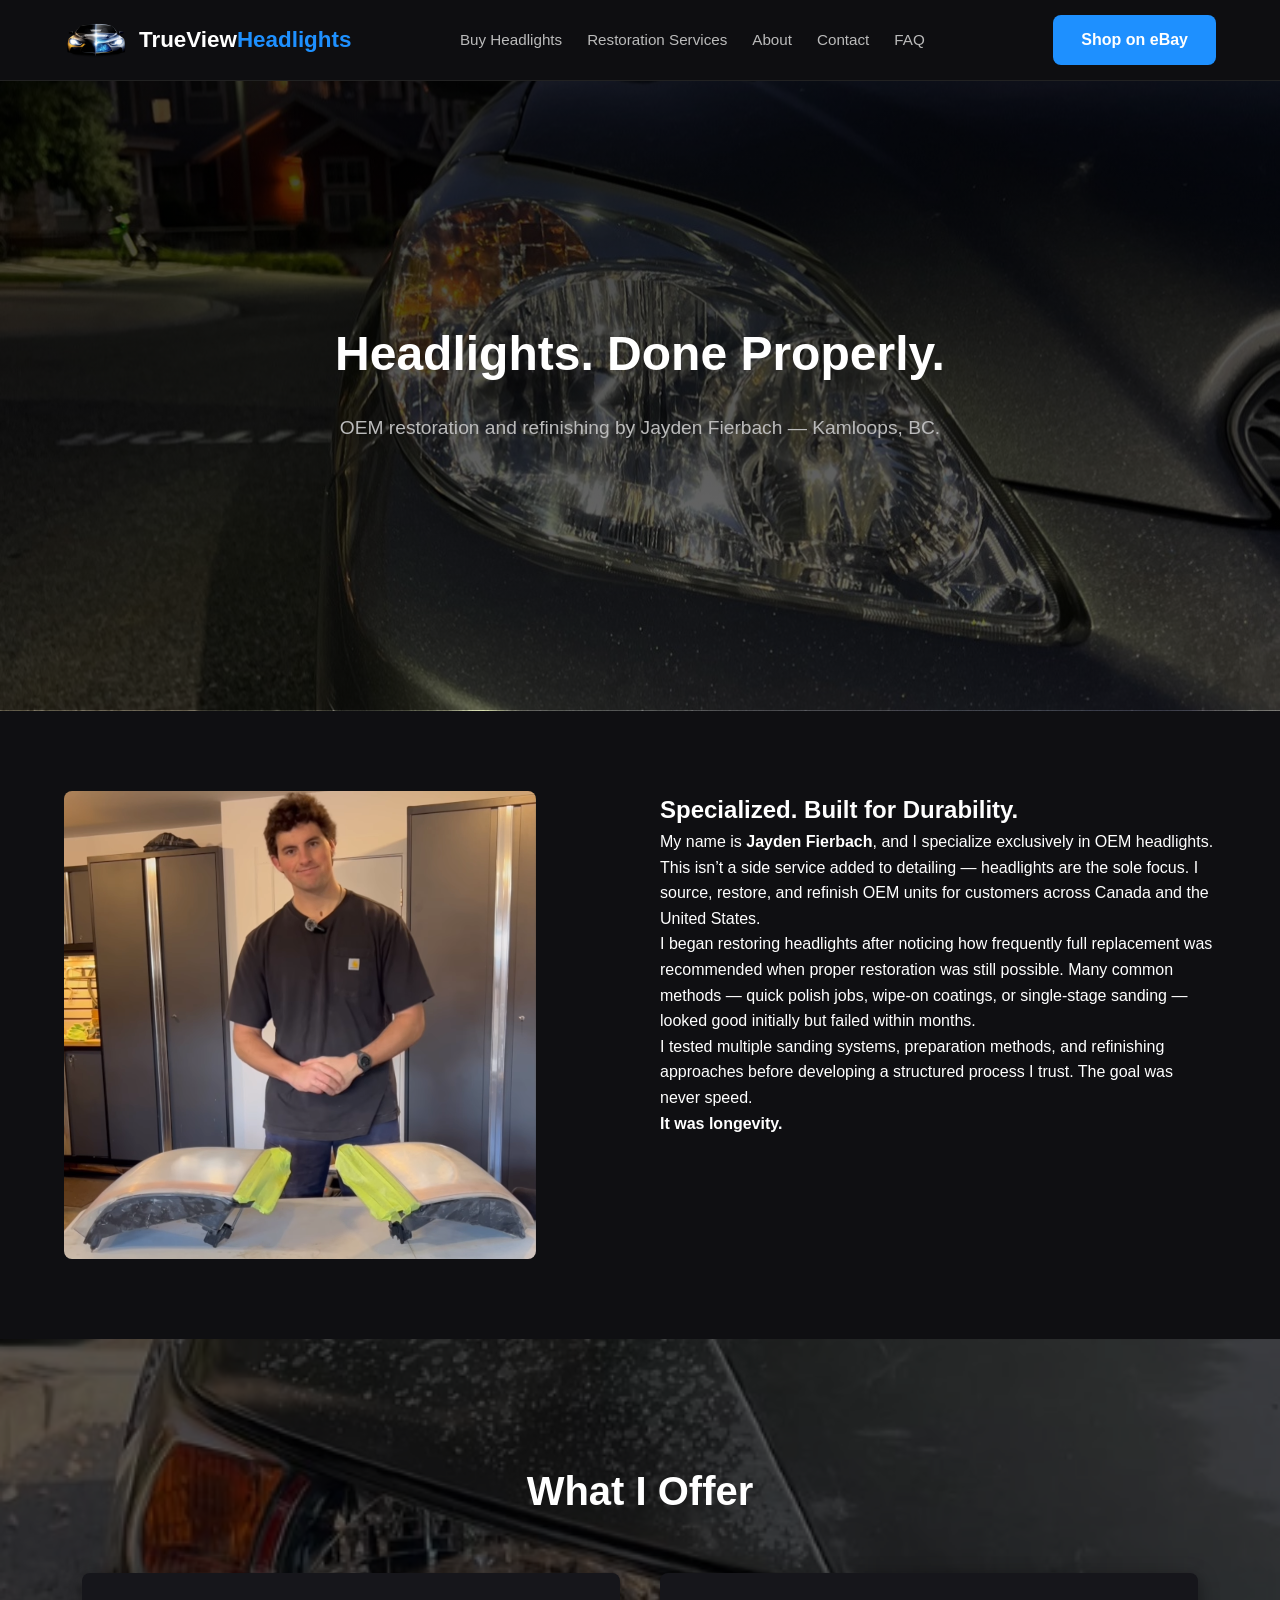
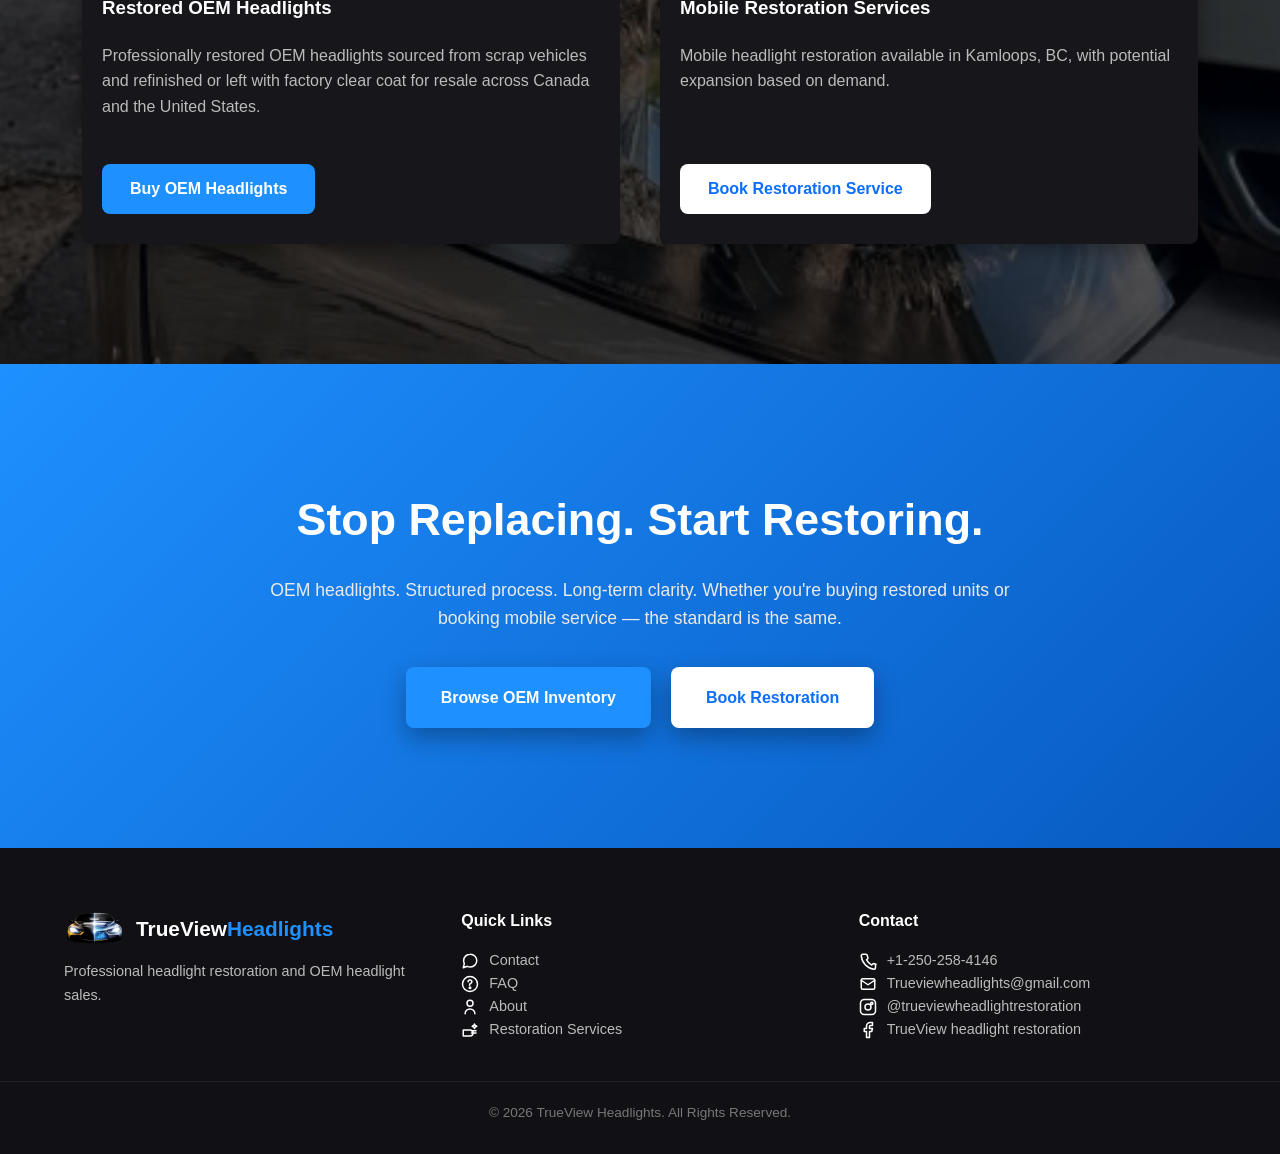
<file: about.html>
<!DOCTYPE html>
<html lang="en">
<head>
  <meta charset="UTF-8">
  <meta name="viewport" content="width=device-width, initial-scale=1.0">
  <title>About TrueView Headlight Restoration</title>
  <link rel="stylesheet" href="styles.css">
  <script defer src="script.js"></script>
</head>
<body>

<!-- HEADER -->
<header class="header">
  <div class="container nav-container">

    <!-- LOGO GROUP -->
    <a href="index.html" class="logo-group">
      <img src="photos/TrueView-logo.png" alt="TrueView Headlights Logo" class="logo-img">
      <span class="logo-text">TrueView<span>Headlights</span></span>
    </a>

    <nav class="nav" id="nav">
      <a href="shop.html">Buy Headlights</a>
      <a href="services.html">Restoration Services</a>
      <a href="about.html">About</a>
      <a href="contact.html">Contact</a>
      <a href="faq.html">FAQ</a>
    </nav>

    <a href="https://ebay.us/m/krH9xW" target="_blank" class="btn btn-primary desktop-cta">Shop on eBay</a>

    <div class="hamburger" id="hamburger">
      <span></span><span></span><span></span>
    </div>

  </div>
</header>

<!-- HERO (UNCHANGED) -->
<section class="hero about-hero">
  <div class="hero-overlay"></div>
  <div class="container hero-content fade-in">
    <h1>Headlights. Done Properly.</h1>
    <p>OEM restoration and refinishing by Jayden Fierbach — Kamloops, BC.</p>
  </div>
</section>

<!-- COMBINED IDENTITY + ORIGIN -->
<section class="section">
  <div class="container grid-2">

    <!-- IMAGE SIDE -->
    <div class="fade-in">
      <img src="photos/jayden.png"
           alt="Jayden Fierbach - Headlight Specialist"
           style="border-radius:8px;">
    </div>

    <!-- TEXT SIDE -->
    <div class="fade-in">
      <h2>Specialized. Built for Durability.</h2>

      <p>
        My name is <strong>Jayden Fierbach</strong>, and I specialize exclusively in OEM headlights.
        This isn’t a side service added to detailing — headlights are the sole focus.
        I source, restore, and refinish OEM units for customers across Canada and the United States.
      </p>

      <p>
        I began restoring headlights after noticing how frequently full replacement
        was recommended when proper restoration was still possible.
        Many common methods — quick polish jobs, wipe-on coatings,
        or single-stage sanding — looked good initially but failed within months.
      </p>

      <p>
        I tested multiple sanding systems, preparation methods,
        and refinishing approaches before developing a structured process I trust.
        The goal was never speed.
      </p>

      <p style="font-weight:600;">
        It was longevity.
      </p>
    </div>

  </div>
</section>

<!-- WHAT I OFFER -->
<section class="offer-section">
  <div class="container">

    <h2 class="section-title">What I Offer</h2>

    <div class="grid-2">

      <div class="card fade-in">
        <h3>Restored OEM Headlights</h3>
        <p>
          Professionally restored OEM headlights sourced from scrap vehicles
          and refinished or left with factory clear coat for resale across Canada and the United States.
        </p>

        <div class="card-btn">
          <a href="shop.html" class="btn btn-primary">
            Buy OEM Headlights
          </a>
        </div>
      </div>

      <div class="card fade-in">
        <h3>Mobile Restoration Services</h3>
        <p>
          Mobile headlight restoration available in Kamloops, BC,
          with potential expansion based on demand.
        </p>

        <div class="card-btn">
          <a href="services.html" class="btn btn-secondary">
            Book Restoration Service
          </a>
        </div>
      </div>

    </div>

  </div>
</section>

<!-- STRONG CTA -->
<section id="book-now" class="cta-banner">
  <div class="container cta-content fade-in">
    <h2>Stop Replacing. Start Restoring.</h2>
    <p>
      OEM headlights. Structured process. Long-term clarity.
      Whether you're buying restored units or booking mobile service —
      the standard is the same.
    </p>

    <div class="cta-buttons">
      <a href="shop.html" class="btn btn-primary btn-large">
        Browse OEM Inventory
      </a>
      <a href="services.html" class="btn btn-secondary btn-large">
        Book Restoration
      </a>
    </div>
  </div>
</section>

<!-- FOOTER -->
<footer class="footer">
  <div class="container footer-grid">

    <!-- COLUMN 1 -->
    <div class="footer-col">
<a href="index.html" class="footer-logo">
  <img src="photos/TrueView-logo.png" alt="TrueView Headlights Logo" class="footer-logo-img">
  <span class="footer-logo-text">TrueView<span>Headlights</span></span>
</a>
      <p>Professional headlight restoration and OEM headlight sales.</p>
    </div>

    <!-- COLUMN 2 -->
    <div class="footer-col">
      <h4>Quick Links</h4>

      <!-- CONTACT -->
      <p>
        <svg class="icon" viewBox="0 0 24 24" fill="none"
             stroke="white" stroke-width="2"
             stroke-linecap="round" stroke-linejoin="round">
          <path d="M21 11.5a8.5 8.5 0 01-8.5 8.5 8.38 8.38 0 01-4-.9L3 21l1.4-5.5a8.38 8.38 0 01-.9-4A8.5 8.5 0 0112 3a8.5 8.5 0 019 8.5z"/>
        </svg>
        <a href="contact.html">Contact</a>
      </p>

      <!-- FAQ -->
      <p>
        <svg class="icon" viewBox="0 0 24 24" fill="none"
             stroke="white" stroke-width="2"
             stroke-linecap="round" stroke-linejoin="round">
          <circle cx="12" cy="12" r="10"/>
          <path d="M9.5 9a2.5 2.5 0 115 0c0 1.5-1.5 2-2.2 2.6-.5.4-.8.9-.8 1.9"/>
          <circle cx="12" cy="17" r="1"/>
        </svg>
        <a href="faq.html">FAQ</a>
      </p>

      <!-- ABOUT -->
      <p>
        <svg class="icon" viewBox="0 0 24 24" fill="none"
             stroke="white" stroke-width="2"
             stroke-linecap="round" stroke-linejoin="round">
          <circle cx="12" cy="7" r="4"/>
          <path d="M5.5 21a6.5 6.5 0 0113 0"/>
        </svg>
        <a href="about.html">About</a>
      </p>

<!-- RESTORATION SERVICES -->
<p>
  <svg class="icon" viewBox="0 0 24 24" fill="none"
       stroke="white" stroke-width="2"
       stroke-linecap="round" stroke-linejoin="round">

    <!-- Headlight -->
    <path d="M3 12h9a4 4 0 010 8H3z"/>

    <!-- Light beams -->
    <line x1="14" y1="13" x2="20" y2="13"/>
    <line x1="14" y1="16" x2="20" y2="16"/>

    <!-- Shine sparkle -->
    <path d="M18 4l1 2 2 1-2 1-1 2-1-2-2-1 2-1z"/>

  </svg>
  <a href="services.html">Restoration Services</a>
</p>
</div>

    <!-- COLUMN 3 -->
    <div class="footer-col">
      <h4>Contact</h4>

      <!-- PHONE -->
      <p>
        <svg class="icon" viewBox="0 0 24 24" fill="none"
             stroke="white" stroke-width="2"
             stroke-linecap="round" stroke-linejoin="round">
          <path d="M22 16.92V21a2 2 0 01-2.18 2A19.79 19.79 0 013 5.18 
                   2 2 0 015 3h4.09a2 2 0 012 1.72
                   c.12.81.37 1.6.72 2.34
                   a2 2 0 01-.45 2.18l-1.27 1.27
                   a16 16 0 006.88 6.88l1.27-1.27
                   a2 2 0 012.18-.45
                   c.74.35 1.53.6 2.34.72
                   A2 2 0 0122 16.92z"/>
        </svg>
        <a href="tel:+12502584146">+1-250-258-4146</a>
      </p>

      <!-- EMAIL -->
      <p>
        <svg class="icon" viewBox="0 0 24 24" fill="none"
             stroke="white" stroke-width="2"
             stroke-linecap="round" stroke-linejoin="round">
          <rect x="3" y="5" width="18" height="14" rx="2"/>
          <path d="M3 7l9 6 9-6"/>
        </svg>
        <a href="mailto:Trueviewheadlights@gmail.com">Trueviewheadlights@gmail.com</a>
      </p>

      <!-- INSTAGRAM -->
      <p>
        <svg class="icon" viewBox="0 0 24 24" fill="none"
             stroke="white" stroke-width="2"
             stroke-linecap="round" stroke-linejoin="round">
          <rect x="2" y="2" width="20" height="20" rx="5"/>
          <circle cx="12" cy="12" r="4"/>
          <circle cx="17" cy="7" r="1.5"/>
        </svg>
        <a href="https://www.instagram.com/trueviewheadlightrestoration/" target="_blank" rel="noopener">
          @trueviewheadlightrestoration
        </a>
      </p>

      <!-- FACEBOOK -->
      <p>
        <svg class="icon" viewBox="0 0 24 24" fill="none"
             stroke="white" stroke-width="2"
             stroke-linecap="round" stroke-linejoin="round">
          <path d="M18 2h-3a5 5 0 00-5 5v3H7v4h3v8h4v-8h3l1-4h-4V7a1 1 0 011-1h3z"/>
        </svg>
        <a href="https://www.facebook.com/jayden.fierbach.2025" target="_blank" rel="noopener">
          TrueView headlight restoration
        </a>
      </p>
    </div>

  </div>

  <div class="copyright">
    © 2026 TrueView Headlights. All Rights Reserved.
  </div>
</footer>

</body>
</html>
</file>
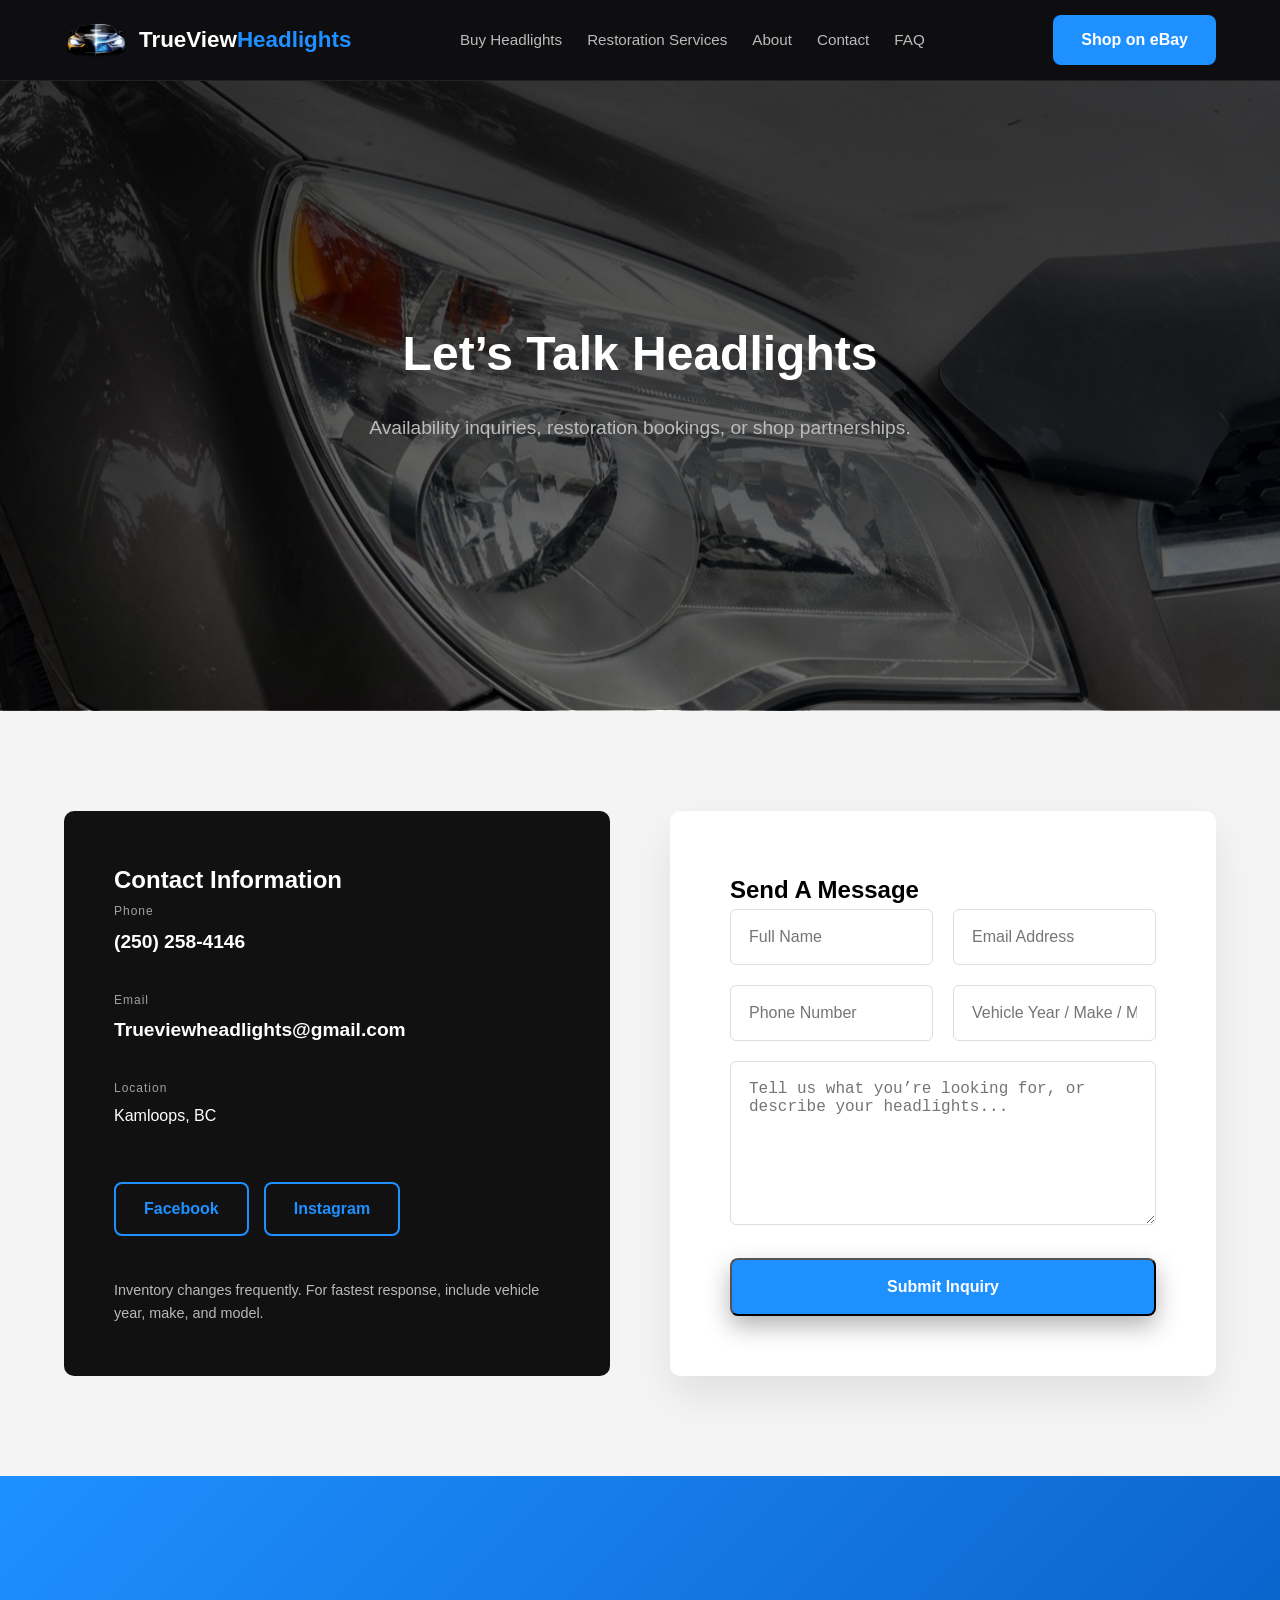
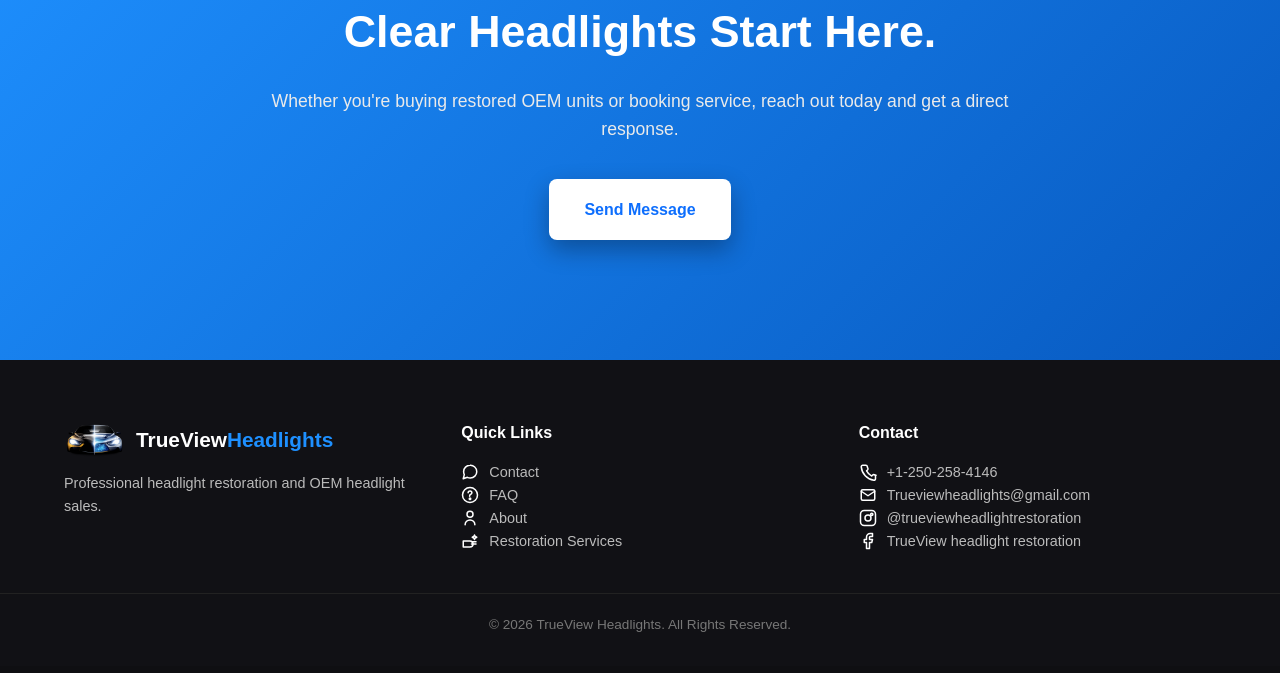
<file: contact.html>
<!DOCTYPE html>
<html lang="en">
<head>
  <meta charset="UTF-8">
  <meta name="viewport" content="width=device-width, initial-scale=1.0">
  <title>Contact TrueView Headlight Restoration</title>
  <link rel="stylesheet" href="styles.css">
  <script defer src="script.js"></script>
</head>
<body>

<!-- HEADER -->
<header class="header">
  <div class="container nav-container">

    <!-- LOGO GROUP -->
    <a href="index.html" class="logo-group">
      <img src="photos/TrueView-logo.png" alt="TrueView Headlights Logo" class="logo-img">
      <span class="logo-text">TrueView<span>Headlights</span></span>
    </a>

    <nav class="nav" id="nav">
      <a href="shop.html">Buy Headlights</a>
      <a href="services.html">Restoration Services</a>
      <a href="about.html">About</a>
      <a href="contact.html">Contact</a>
      <a href="faq.html">FAQ</a>
    </nav>

    <a href="https://ebay.us/m/krH9xW" target="_blank" class="btn btn-primary desktop-cta">Shop on eBay</a>

    <div class="hamburger" id="hamburger">
      <span></span><span></span><span></span>
    </div>

  </div>
</header>

<!-- HERO -->
<section class="hero contact-hero">
  <div class="hero-overlay"></div>
  <div class="container hero-content fade-in">
    <h1>Let’s Talk Headlights</h1>
    <p>Availability inquiries, restoration bookings, or shop partnerships.</p>
  </div>
</section>



<!-- CONTACT SECTION -->
<section class="section contact-enhanced">
  <div class="container grid-2 contact-grid">

    <!-- LEFT: CONTACT PANEL -->
    <div class="contact-panel fade-in">

      <h2>Contact Information</h2>

      <div class="contact-block">
        <span class="contact-label">Phone</span>
        <a href="tel:+12502584146" class="contact-link">(250) 258-4146</a>
      </div>

      <div class="contact-block">
        <span class="contact-label">Email</span>
        <a href="Trueviewheadlights@gmail.com" class="contact-link">
          Trueviewheadlights@gmail.com
        </a>
      </div>

      <div class="contact-block">
        <span class="contact-label">Location</span>
        <p>Kamloops, BC</p>
      </div>

      <div class="social-buttons">
        <a href="https://www.facebook.com/jayden.fierbach.2025" target="_blank" class="btn btn-outline">
          Facebook
        </a>
        <a href="https://www.instagram.com/trueviewheadlightrestoration/" target="_blank" class="btn btn-outline">
          Instagram
        </a>
      </div>

      <div class="contact-note">
        <p>
          Inventory changes frequently. For fastest response,
          include vehicle year, make, and model.
        </p>
      </div>

    </div>



    <!-- RIGHT: LARGE CONTACT FORM -->
    <div class="contact-form-wrapper fade-in">

      <h2>Send A Message</h2>

      <form id="contactForm" class="contact-form large-form" name="contact" method="POST" netlify>
  <input type="hidden" name="form-name" value="contact">

  <div class="form-row">
    <input type="text" id="name" name="name" placeholder="Full Name" required>
    <input type="email" id="email" name="email" placeholder="Email Address" required>
  </div>

  <div class="form-row">
    <input type="tel" id="phone" name="phone" placeholder="Phone Number">
    <input type="text" id="vehicle" name="vehicle" placeholder="Vehicle Year / Make / Model">
  </div>

  <div class="form-group">
    <textarea id="message" name="message" rows="7"
      placeholder="Tell us what you’re looking for, or describe your headlights..." required></textarea>
  </div>

  <button type="submit" class="btn btn-primary btn-large submit-btn">
    Submit Inquiry
  </button>
</form>


    </div>

  </div>
</section>

<!-- STRONG CTA -->
<section id="book-now" class="cta-banner">
  <div class="container cta-content fade-in">
    <h2>Clear Headlights Start Here.</h2>
    <p>
      Whether you're buying restored OEM units or booking service,
      reach out today and get a direct response.
    </p>

      <a href="contact.html#contactForm" class="btn btn-secondary btn-large">
        Send Message
      </a>

  </div>
</section>

<!-- FOOTER -->
<footer class="footer">
  <div class="container footer-grid">

    <!-- COLUMN 1 -->
    <div class="footer-col">
<a href="index.html" class="footer-logo">
  <img src="photos/TrueView-logo.png" alt="TrueView Headlights Logo" class="footer-logo-img">
  <span class="footer-logo-text">TrueView<span>Headlights</span></span>
</a>
      <p>Professional headlight restoration and OEM headlight sales.</p>
    </div>

    <!-- COLUMN 2 -->
    <div class="footer-col">
      <h4>Quick Links</h4>

      <!-- CONTACT -->
      <p>
        <svg class="icon" viewBox="0 0 24 24" fill="none"
             stroke="white" stroke-width="2"
             stroke-linecap="round" stroke-linejoin="round">
          <path d="M21 11.5a8.5 8.5 0 01-8.5 8.5 8.38 8.38 0 01-4-.9L3 21l1.4-5.5a8.38 8.38 0 01-.9-4A8.5 8.5 0 0112 3a8.5 8.5 0 019 8.5z"/>
        </svg>
        <a href="contact.html">Contact</a>
      </p>

      <!-- FAQ -->
      <p>
        <svg class="icon" viewBox="0 0 24 24" fill="none"
             stroke="white" stroke-width="2"
             stroke-linecap="round" stroke-linejoin="round">
          <circle cx="12" cy="12" r="10"/>
          <path d="M9.5 9a2.5 2.5 0 115 0c0 1.5-1.5 2-2.2 2.6-.5.4-.8.9-.8 1.9"/>
          <circle cx="12" cy="17" r="1"/>
        </svg>
        <a href="faq.html">FAQ</a>
      </p>

      <!-- ABOUT -->
      <p>
        <svg class="icon" viewBox="0 0 24 24" fill="none"
             stroke="white" stroke-width="2"
             stroke-linecap="round" stroke-linejoin="round">
          <circle cx="12" cy="7" r="4"/>
          <path d="M5.5 21a6.5 6.5 0 0113 0"/>
        </svg>
        <a href="about.html">About</a>
      </p>

<!-- RESTORATION SERVICES -->
<p>
  <svg class="icon" viewBox="0 0 24 24" fill="none"
       stroke="white" stroke-width="2"
       stroke-linecap="round" stroke-linejoin="round">

    <!-- Headlight -->
    <path d="M3 12h9a4 4 0 010 8H3z"/>

    <!-- Light beams -->
    <line x1="14" y1="13" x2="20" y2="13"/>
    <line x1="14" y1="16" x2="20" y2="16"/>

    <!-- Shine sparkle -->
    <path d="M18 4l1 2 2 1-2 1-1 2-1-2-2-1 2-1z"/>

  </svg>
  <a href="services.html">Restoration Services</a>
</p>
</div>

    <!-- COLUMN 3 -->
    <div class="footer-col">
      <h4>Contact</h4>

      <!-- PHONE -->
      <p>
        <svg class="icon" viewBox="0 0 24 24" fill="none"
             stroke="white" stroke-width="2"
             stroke-linecap="round" stroke-linejoin="round">
          <path d="M22 16.92V21a2 2 0 01-2.18 2A19.79 19.79 0 013 5.18 
                   2 2 0 015 3h4.09a2 2 0 012 1.72
                   c.12.81.37 1.6.72 2.34
                   a2 2 0 01-.45 2.18l-1.27 1.27
                   a16 16 0 006.88 6.88l1.27-1.27
                   a2 2 0 012.18-.45
                   c.74.35 1.53.6 2.34.72
                   A2 2 0 0122 16.92z"/>
        </svg>
        <a href="tel:+12502584146">+1-250-258-4146</a>
      </p>

      <!-- EMAIL -->
      <p>
        <svg class="icon" viewBox="0 0 24 24" fill="none"
             stroke="white" stroke-width="2"
             stroke-linecap="round" stroke-linejoin="round">
          <rect x="3" y="5" width="18" height="14" rx="2"/>
          <path d="M3 7l9 6 9-6"/>
        </svg>
        <a href="mailto:Trueviewheadlights@gmail.com">Trueviewheadlights@gmail.com</a>
      </p>

      <!-- INSTAGRAM -->
      <p>
        <svg class="icon" viewBox="0 0 24 24" fill="none"
             stroke="white" stroke-width="2"
             stroke-linecap="round" stroke-linejoin="round">
          <rect x="2" y="2" width="20" height="20" rx="5"/>
          <circle cx="12" cy="12" r="4"/>
          <circle cx="17" cy="7" r="1.5"/>
        </svg>
        <a href="https://www.instagram.com/trueviewheadlightrestoration/" target="_blank" rel="noopener">
          @trueviewheadlightrestoration
        </a>
      </p>

      <!-- FACEBOOK -->
      <p>
        <svg class="icon" viewBox="0 0 24 24" fill="none"
             stroke="white" stroke-width="2"
             stroke-linecap="round" stroke-linejoin="round">
          <path d="M18 2h-3a5 5 0 00-5 5v3H7v4h3v8h4v-8h3l1-4h-4V7a1 1 0 011-1h3z"/>
        </svg>
        <a href="https://www.facebook.com/jayden.fierbach.2025" target="_blank" rel="noopener">
          TrueView headlight restoration
        </a>
      </p>
    </div>

  </div>

  <div class="copyright">
    © 2026 TrueView Headlights. All Rights Reserved.
  </div>
</footer>

</body>
</html>
</file>
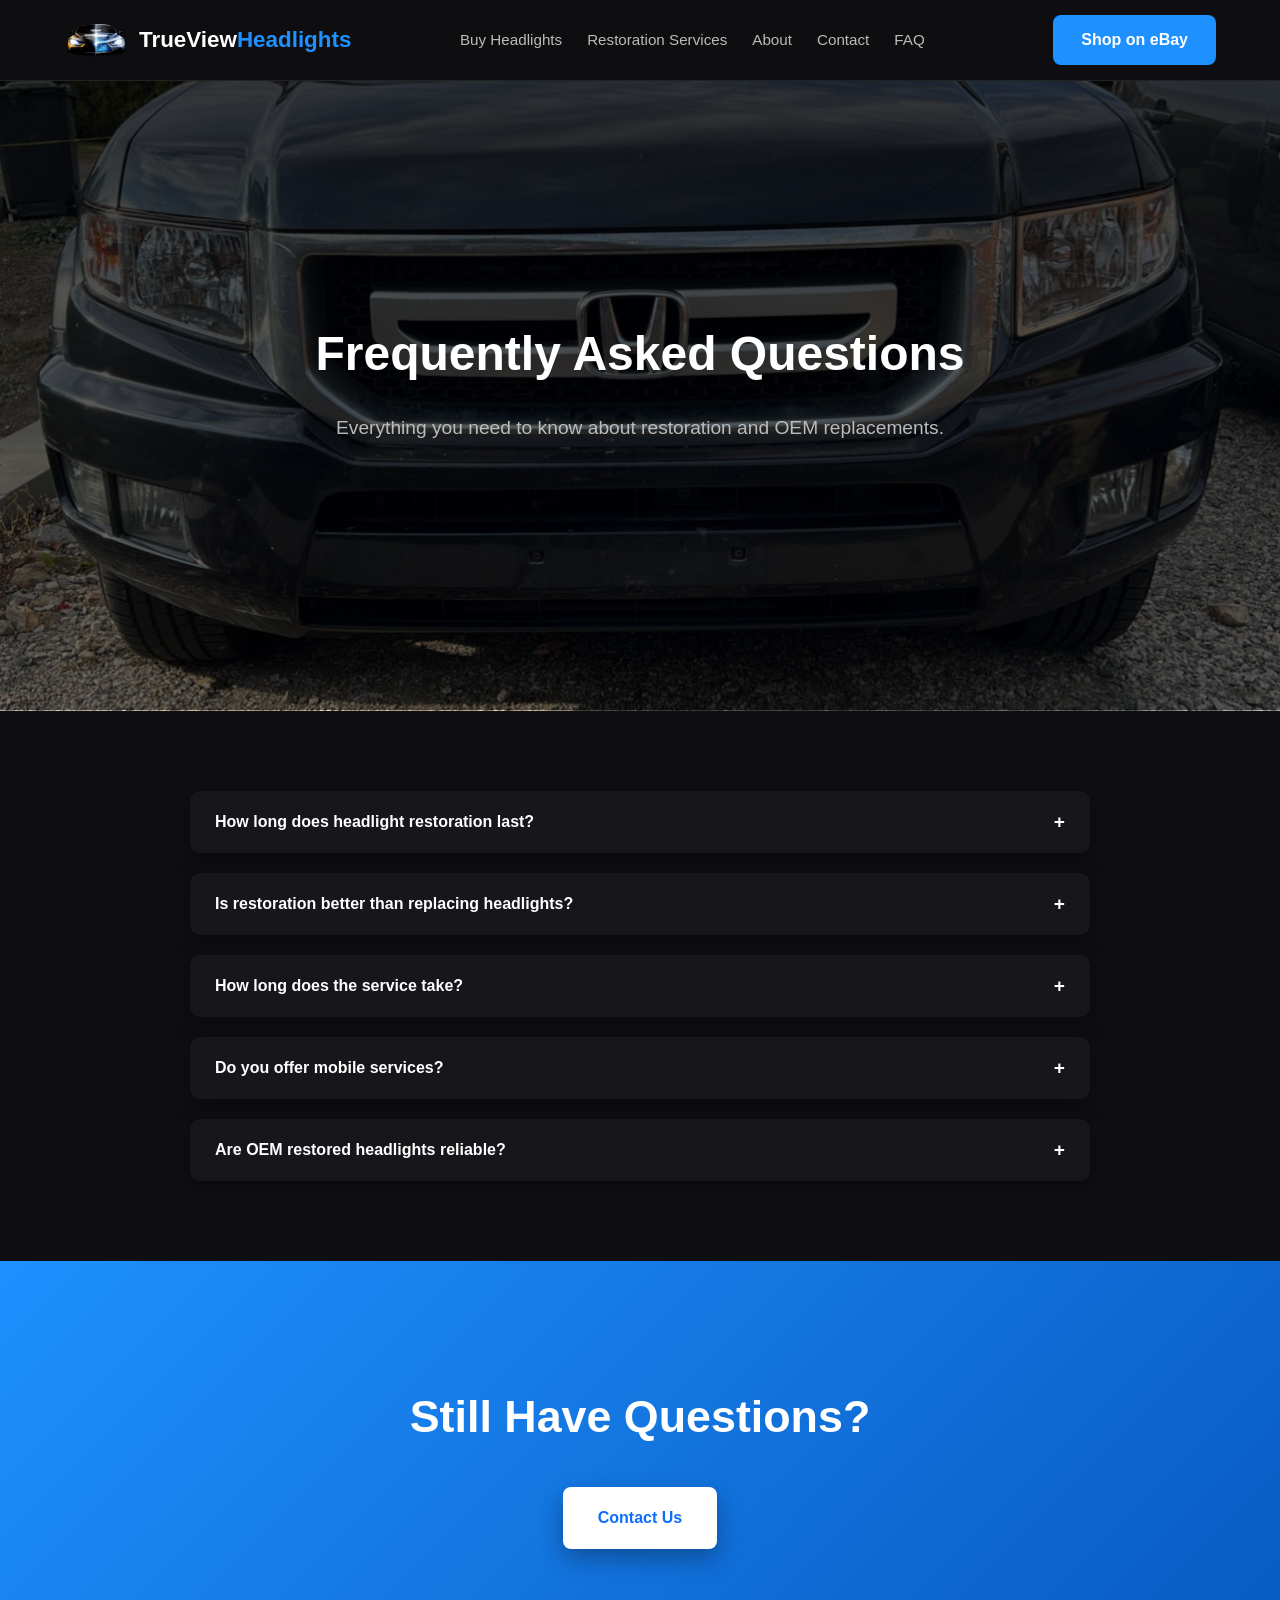
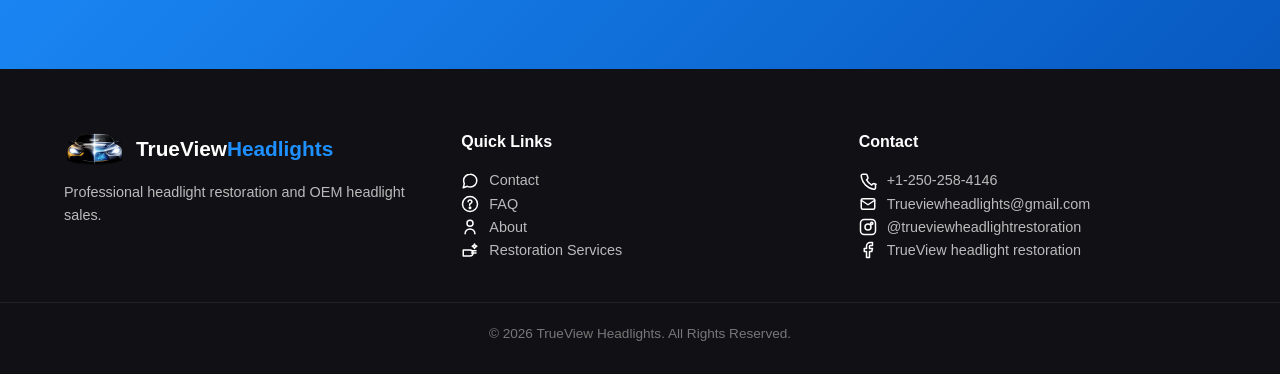
<file: faq.html>
<!DOCTYPE html>
<html lang="en">
<head>
  <meta charset="UTF-8">
  <meta name="viewport" content="width=device-width, initial-scale=1.0">
  <title>FAQ | TrueView Headlight Restoration</title>
  <link rel="stylesheet" href="styles.css">
  <script defer src="script.js"></script>
</head>
<body>

<!-- HEADER -->
<header class="header">
  <div class="container nav-container">

    <!-- LOGO GROUP -->
    <a href="index.html" class="logo-group">
      <img src="photos/TrueView-logo.png" alt="TrueView Headlights Logo" class="logo-img">
      <span class="logo-text">TrueView<span>Headlights</span></span>
    </a>

    <nav class="nav" id="nav">
      <a href="shop.html">Buy Headlights</a>
      <a href="services.html">Restoration Services</a>
      <a href="about.html">About</a>
      <a href="contact.html">Contact</a>
      <a href="faq.html">FAQ</a>
    </nav>

    <a href="https://ebay.us/m/krH9xW" target="_blank" class="btn btn-primary desktop-cta">Shop on eBay</a>

    <div class="hamburger" id="hamburger">
      <span></span><span></span><span></span>
    </div>

  </div>
</header>

<section class="hero faq-hero">
  <div class="hero-overlay"></div>
  <div class="container hero-content">
    <h1>Frequently Asked Questions</h1>
    <p>Everything you need to know about restoration and OEM replacements.</p>
  </div>
</section>

<section class="faq-section">
  <div class="container">
    <div class="faq-grid">

<!-- FAQ 1 -->
<div class="faq-card">
  <button class="faq-question">
    How long does headlight restoration last?
    <span class="faq-icon">+</span>
  </button>
  <div class="faq-answer">
    <p>
      With our professional UV seal protection, most restorations last between
      1–3 years depending on driving conditions and exposure to sunlight.
    </p>
  </div>
</div>

<!-- FAQ 2 -->
<div class="faq-card">
  <button class="faq-question">
    Is restoration better than replacing headlights?
    <span class="faq-icon">+</span>
  </button>
  <div class="faq-answer">
    <p>
      In most cases, yes. Restoration can save hundreds compared to OEM
      replacement while delivering nearly identical clarity and performance.
    </p>
  </div>
</div>

<!-- FAQ 3 -->
<div class="faq-card">
  <button class="faq-question">
    How long does the service take?
    <span class="faq-icon">+</span>
  </button>
  <div class="faq-answer">
    <p>
      Most vehicles are completed within the hour thanks to our simple, two step process.
    </p>
  </div>
</div>

<!-- FAQ 4 -->
<div class="faq-card">
  <button class="faq-question">
    Do you offer mobile services?
    <span class="faq-icon">+</span>
  </button>
  <div class="faq-answer">
    <p>
      Yes. We serve the broader Kamloops area plus Kelowna if there is enough demand for work.
    </p>
  </div>
</div>

<!-- FAQ 5 -->
<div class="faq-card">
  <button class="faq-question">
    Are OEM restored headlights reliable?
    <span class="faq-icon">+</span>
  </button>
  <div class="faq-answer">
    <p>
      Absolutely. We focus on genuine OEM housings restored to
      high optical clarity standards, ensuring proper fitment and longevity.
    </p>
  </div>
</div>
</div>
</div>
</section>

<!-- STRONG CTA -->
<section id="book-now" class="cta-banner">
  <div class="container cta-content fade-in">
    <h2>Still Have Questions?</h2>
    <div>
      <p>

      </p>
    </div>
    <div>
      <p>

      </p>
    </div>
    <a href="contact.html" class="btn btn-secondary btn-large">Contact Us</a>
  </div>
</section>

<!-- FOOTER -->
<footer class="footer">
  <div class="container footer-grid">

    <!-- COLUMN 1 -->
    <div class="footer-col">
<a href="index.html" class="footer-logo">
  <img src="photos/TrueView-logo.png" alt="TrueView Headlights Logo" class="footer-logo-img">
  <span class="footer-logo-text">TrueView<span>Headlights</span></span>
</a>
      <p>Professional headlight restoration and OEM headlight sales.</p>
    </div>

    <!-- COLUMN 2 -->
    <div class="footer-col">
      <h4>Quick Links</h4>

      <!-- CONTACT -->
      <p>
        <svg class="icon" viewBox="0 0 24 24" fill="none"
             stroke="white" stroke-width="2"
             stroke-linecap="round" stroke-linejoin="round">
          <path d="M21 11.5a8.5 8.5 0 01-8.5 8.5 8.38 8.38 0 01-4-.9L3 21l1.4-5.5a8.38 8.38 0 01-.9-4A8.5 8.5 0 0112 3a8.5 8.5 0 019 8.5z"/>
        </svg>
        <a href="contact.html">Contact</a>
      </p>

      <!-- FAQ -->
      <p>
        <svg class="icon" viewBox="0 0 24 24" fill="none"
             stroke="white" stroke-width="2"
             stroke-linecap="round" stroke-linejoin="round">
          <circle cx="12" cy="12" r="10"/>
          <path d="M9.5 9a2.5 2.5 0 115 0c0 1.5-1.5 2-2.2 2.6-.5.4-.8.9-.8 1.9"/>
          <circle cx="12" cy="17" r="1"/>
        </svg>
        <a href="faq.html">FAQ</a>
      </p>

      <!-- ABOUT -->
      <p>
        <svg class="icon" viewBox="0 0 24 24" fill="none"
             stroke="white" stroke-width="2"
             stroke-linecap="round" stroke-linejoin="round">
          <circle cx="12" cy="7" r="4"/>
          <path d="M5.5 21a6.5 6.5 0 0113 0"/>
        </svg>
        <a href="about.html">About</a>
      </p>

<!-- RESTORATION SERVICES -->
<p>
  <svg class="icon" viewBox="0 0 24 24" fill="none"
       stroke="white" stroke-width="2"
       stroke-linecap="round" stroke-linejoin="round">

    <!-- Headlight -->
    <path d="M3 12h9a4 4 0 010 8H3z"/>

    <!-- Light beams -->
    <line x1="14" y1="13" x2="20" y2="13"/>
    <line x1="14" y1="16" x2="20" y2="16"/>

    <!-- Shine sparkle -->
    <path d="M18 4l1 2 2 1-2 1-1 2-1-2-2-1 2-1z"/>

  </svg>
  <a href="services.html">Restoration Services</a>
</p>
</div>

    <!-- COLUMN 3 -->
    <div class="footer-col">
      <h4>Contact</h4>

      <!-- PHONE -->
      <p>
        <svg class="icon" viewBox="0 0 24 24" fill="none"
             stroke="white" stroke-width="2"
             stroke-linecap="round" stroke-linejoin="round">
          <path d="M22 16.92V21a2 2 0 01-2.18 2A19.79 19.79 0 013 5.18 
                   2 2 0 015 3h4.09a2 2 0 012 1.72
                   c.12.81.37 1.6.72 2.34
                   a2 2 0 01-.45 2.18l-1.27 1.27
                   a16 16 0 006.88 6.88l1.27-1.27
                   a2 2 0 012.18-.45
                   c.74.35 1.53.6 2.34.72
                   A2 2 0 0122 16.92z"/>
        </svg>
        <a href="tel:+12502584146">+1-250-258-4146</a>
      </p>

      <!-- EMAIL -->
      <p>
        <svg class="icon" viewBox="0 0 24 24" fill="none"
             stroke="white" stroke-width="2"
             stroke-linecap="round" stroke-linejoin="round">
          <rect x="3" y="5" width="18" height="14" rx="2"/>
          <path d="M3 7l9 6 9-6"/>
        </svg>
        <a href="mailto:Trueviewheadlights@gmail.com">Trueviewheadlights@gmail.com</a>
      </p>

      <!-- INSTAGRAM -->
      <p>
        <svg class="icon" viewBox="0 0 24 24" fill="none"
             stroke="white" stroke-width="2"
             stroke-linecap="round" stroke-linejoin="round">
          <rect x="2" y="2" width="20" height="20" rx="5"/>
          <circle cx="12" cy="12" r="4"/>
          <circle cx="17" cy="7" r="1.5"/>
        </svg>
        <a href="https://www.instagram.com/trueviewheadlightrestoration/" target="_blank" rel="noopener">
          @trueviewheadlightrestoration
        </a>
      </p>

      <!-- FACEBOOK -->
      <p>
        <svg class="icon" viewBox="0 0 24 24" fill="none"
             stroke="white" stroke-width="2"
             stroke-linecap="round" stroke-linejoin="round">
          <path d="M18 2h-3a5 5 0 00-5 5v3H7v4h3v8h4v-8h3l1-4h-4V7a1 1 0 011-1h3z"/>
        </svg>
        <a href="https://www.facebook.com/jayden.fierbach.2025" target="_blank" rel="noopener">
          TrueView headlight restoration
        </a>
      </p>
    </div>

  </div>

  <div class="copyright">
    © 2026 TrueView Headlights. All Rights Reserved.
  </div>
</footer>

</body>
</html>
</file>
<file: styles.css>
/* ===============================
   RESET
================================= */
*,
*::before,
*::after {
  box-sizing: border-box;
  margin: 0;
  padding: 0;
}

html {
  scroll-behavior: smooth;
}

body {
  font-family: 'Segoe UI', Arial, sans-serif;
  background-color: #0f0f12;
  color: #ffffff;
  line-height: 1.6;
}

img {
  max-width: 100%;
  display: block;
}

a {
  text-decoration: none;
  color: inherit;
}

/* ===============================
   VARIABLES
================================= */
:root {
  --primary: #1e90ff;
  --primary-dark: #0d6efd;
  --bg-dark: #0f0f12;
  --bg-light: #1a1a1f;
  --text-light: #ffffff;
  --text-muted: #bbbbbb;
  --transition: all 0.3s ease;
  --radius: 8px;
  --container-width: 1200px;
}

/* ===============================
   LAYOUT
================================= */
.container {
  width: 90%;
  max-width: var(--container-width);
  margin: auto;
}

.section {
  padding: 80px 0;
}

.dark-section {
  background-color: var(--bg-light);
}

.section-title {
  text-align: center;
  font-size: 2.5rem;
  margin-bottom: 50px;
  font-weight: 700;
}

/* ===============================
   HEADER
================================= */
.header {
  position: sticky;
  top: 0;
  width: 100%;
  background: rgba(15, 15, 18, 0.95);
  backdrop-filter: blur(6px);
  z-index: 1000;
  border-bottom: 1px solid #222;
}

.nav-container {
  display: flex;
  justify-content: space-between;
  align-items: center;
  padding: 15px 0;
}

.logo {
  font-size: 1.6rem;
  font-weight: bold;
  color: var(--primary);
}

.logo span {
  color: #fff;
}

.nav {
  display: flex;
  gap: 25px;
  align-items: center;
}

.nav a {
  font-size: 0.95rem;
  color: var(--text-muted);
  transition: var(--transition);
}

.nav a:hover {
  color: var(--primary);
}

.desktop-cta {
  margin-left: 20px;
}

.mobile-cta {
  display: none;
}

.hamburger {
  display: none;
  flex-direction: column;
  cursor: pointer;
  gap: 4px;
}

.hamburger span {
  width: 25px;
  height: 3px;
  background: white;
  transition: var(--transition);
}

/* ===============================
   HERO
================================= */

.hero {
  position: relative;
  height: 70vh;
  min-height: 520px;
  display: flex;
  align-items: center;
  justify-content: center;
  text-align: center;
  background-position: center;
  background-size: cover;
  background-repeat: no-repeat;
  border-bottom: 1px solid rgba(255,255,255,0.08);
  overflow: hidden; /* prevents any overlay edge glitches */
}

.hero-overlay {
  position: absolute;
  inset: 0;
  background: linear-gradient(
    rgba(0,0,0,0.75),
    rgba(0,0,0,0.55)
  );
  z-index: 1;
}

.hero-content {
  position: relative;
  z-index: 2;
  max-width: 800px;
}

.hero h1 {
  font-size: 3rem;
  margin-bottom: 20px;
  font-weight: 800;
}

.hero p {
  font-size: 1.2rem;
  margin-bottom: 30px;
  color: var(--text-muted);
}

.hero-buttons {
  display: flex;
  justify-content: center;
  gap: 20px;
  flex-wrap: wrap;
}

/* HERO IMAGES */

.home-hero {
  background-image: url('photos/black-after-new.jpeg');
}

.services-hero {
  background-image: url('photos/tape.png');
}

.shop-hero {
  background-image: url('photos/cat-eye.jpeg');
}

.about-hero {
  background-image: url('photos/tan-after.jpeg');
}

.contact-hero {
  background-image: url('photos/gray-after.jpeg');
}

.faq-hero {
  background-image: url('photos/truck-after.jpeg');
}

/* ===============================
   BUTTONS
================================= */
.btn {
  padding: 12px 28px;
  border-radius: var(--radius);
  font-weight: 600;
  transition: var(--transition);
  display: inline-block;
}

.btn-primary {
  background: var(--primary);
  color: white;
}

.btn-primary:hover {
  background: var(--primary-dark);
  transform: translateY(-2px);
}

.btn-outline {
  border: 2px solid var(--primary);
  color: var(--primary);
  background: transparent;
}

.btn-outline:hover {
  background: var(--primary);
  color: white;
  transform: translateY(-2px);
}

/* ===============================
   BEFORE / AFTER CARDS
================================= */

/* BEFORE / AFTER SECTION BACKGROUND */
.before-after {
  background: #141418;
  padding: 80px 20px;
}

.before-after-grid {
  display: grid;
  grid-template-columns: repeat(2, 1fr);
  gap: 40px;
  max-width: 1100px;
  margin: 0 auto 40px;
}

/* BEFORE / AFTER CARDS */
.before-after .toggle-container {
  max-width: 500px;
  margin: 0 auto;
  padding: 22px;
  background: #1a1d24; /* charcoal card */
  border-radius: 14px;
  border: 1px solid rgba(255,255,255,0.06);
  box-shadow:
    0 12px 35px rgba(0,0,0,0.5),
    inset 0 1px 0 rgba(255,255,255,0.04);
  display: flex;
  flex-direction: column;
  align-items: center;
  transition: transform 0.35s ease, box-shadow 0.35s ease;
}

.before-after .toggle-container:hover {
  transform: translateY(-6px);
  box-shadow:
    0 20px 50px rgba(0,0,0,0.65),
    inset 0 1px 0 rgba(255,255,255,0.06);
}

/* IMAGE */
.before-after .toggle-img {
  width: 100%;
  border-radius: 10px;
  margin-bottom: 15px;
  background: #0f1116;
  padding: 6px;
  display: none;
}

.toggle-img.active {
  display: block;
}

/* CAPTION */
.before-after .caption {
  text-align: center;
  margin-top: 15px;
  color: #ffffff;
}

/* BUTTON */
.toggle-btn {
  margin-top: 10px;
}

/* ANIMATION */
@keyframes gradientFlow {
  0% { background-position: 0% 50%; }
  50% { background-position: 100% 50%; }
  100% { background-position: 0% 50%; }
}

/* CAPTION CENTERING */
.before-after .caption {
  text-align: center;
  color: white;
  max-width: 700px;
  margin: 20px auto 0;
}

/* RESPONSIVE: STACK ON MOBILE */
@media (max-width: 768px) {
  .before-after-grid {
    grid-template-columns: 1fr;
    gap: 30px;
  }
}

/* ===============================
   SERVICE CARDS (SIDE-BY-SIDE)
================================= */
.grid-2 {
  display: grid;
  grid-template-columns: repeat(2, 1fr);
  gap: 40px;
}

.card {
  background: #16161b;
  padding: 0 0 30px;
  border-radius: var(--radius);
  transition: var(--transition);
  box-shadow: 0 5px 20px rgba(0, 0, 0, 0.4);
  overflow: hidden;
}

.card-img {
  width: 100%;
  height: 230px;
  object-fit: cover;
}

.card:hover {
  transform: translateY(-6px);
}

.card h3 {
  margin: 20px;
}

.card p {
  color: var(--text-muted);
  margin: 0 20px 20px;
}

/* ===============================
   TESTIMONIALS
================================= */

.testimonials {
  position: relative;
  padding: 140px 20px; /* increased height */
  background: url("photos/single-gray.png") center/cover no-repeat;
}

.testimonials::before {
  content: "";
  position: absolute;
  inset: 0;
  background: rgba(0,0,0,0.75);
}

.testimonials .container {
  position: relative;
  z-index: 2;
}

.grid-3 {
  display: grid;
  grid-template-columns: repeat(3, 1fr);
  gap: 30px;
}

/* TESTIMONIAL CARDS */
.testimonial {
  background: rgba(24,24,29,0.92);
  backdrop-filter: blur(4px);
  padding: 35px;
  border-radius: var(--radius);
  font-size: 1.05rem;
  line-height: 1.7;
  border: 1px solid rgba(255,255,255,0.05);
  transition: var(--transition);
}

.testimonial:hover {
  transform: translateY(-6px);
  box-shadow: 0 14px 40px rgba(0,0,0,0.6);
}

.testimonial span {
  display: block;
  margin-top: 15px;
  font-style: normal;
  font-weight: 600;
  color: var(--primary);
}

.review-stars {
  display: flex;
  gap: 4px;
  margin-bottom: 14px;
}

.star {
  width: 18px;
  height: 18px;
}

.star.full path {
  fill: #f5c518; /* gold */
}

.star.half path:first-child {
  fill: #f5c518;
}

.star.empty path {
  fill: #444;
}

/* ===============================
   WHY CHOOSE US
================================= */
.why-grid {
  display: grid;
  grid-template-columns: repeat(4, 1fr);
  gap: 30px;
}

.why-item {
  background: #141418;
  padding: 20px;
  border-radius: var(--radius);
  transition: var(--transition);
}

.why-header {
  display: flex;
  align-items: center;
  gap: 12px;
}

.why-icon {
  width: 50px;
  height: 50px;
}

.dropdown-btn {
  margin-top: 15px;
  width: 100%;
  padding: 10px;
  border-radius: var(--radius);
  background: var(--primary);
  color: white;
  border: none;
  cursor: pointer;
  font-weight: 600;
  transition: var(--transition);
}

.dropdown-btn:hover {
  background: var(--primary-dark);
}

.why-text {
  margin-top: 15px;
  color: var(--text-muted);
  display: none;
  padding-left: 20px;
}

.why-text li {
  margin-bottom: 8px;
}

.why-item.open .why-text {
  display: block;
}

/* ===============================
   OKANAGAN MAP
================================= */
.okanagan-map {
  width: 100%;
  height: 500px;
  border-radius: var(--radius);
  margin-bottom: 20px;  
  overflow: hidden;
  margin-bottom: 20px;
}

/* ===============================
   FOOTER
================================= */
.footer {
  background: #111115;
  padding: 60px 0 30px;
}

.footer-grid {
  display: grid;
  grid-template-columns: repeat(3, 1fr);
  gap: 40px;
}

.footer h4 {
  margin-bottom: 15px;
}

.footer p,
.footer a {
  color: var(--text-muted);
  font-size: 0.9rem;
}

.footer a:hover {
  color: var(--primary);
}

.footer-col p {
  display: flex;
  align-items: center;
  gap: 10px;
}

.icon {
  width: 18px;
  height: 18px;
  flex-shrink: 0;
}

/* COPYRIGHT ROW */
.copyright {
  text-align: center;
  margin-top: 40px;
  padding-top: 20px;
  border-top: 1px solid #222;
  font-size: 0.85rem;
  color: #777;
}

/* ===============================
   ANIMATIONS
================================= */
.fade-in {
  opacity: 0;
  transform: translateY(20px);
  transition: opacity 0.8s ease, transform 0.8s ease;
}

.fade-in.show {
  opacity: 1;
  transform: translateY(0);
}

/* ===============================
   RESPONSIVE
================================= */
@media (max-width: 992px) {
  .why-grid {
    grid-template-columns: repeat(2, 1fr);
  }

  .grid-2 {
    grid-template-columns: 1fr;
  }

  .grid-3 {
    grid-template-columns: 1fr 1fr;
  }

    /* FIX INVENTORY SECTION MOBILE STACK */
  .inventory-grid {
    grid-template-columns: 1fr;
    gap: 30px;
  }

  .footer-grid {
    grid-template-columns: 1fr 1fr;
  }
}

@media (max-width: 768px) {
  .why-grid {
    grid-template-columns: 1fr;
  }

  .grid-3 {
    grid-template-columns: 1fr;
  }

  .nav {
    position: absolute;
    top: 70px;
    right: 0;
    background: #111115;
    flex-direction: column;
    width: 250px;
    padding: 20px;
    display: none;
  }

  .nav.active {
    display: flex;
  }

  .hamburger {
    display: flex;
  }

  .desktop-cta {
    display: none;
  }

  .mobile-cta {
    display: block;
    margin-top: 10px;
  }

  .hero h1 {
    font-size: 2.2rem;
  }

  .footer-grid {
    grid-template-columns: 1fr;
  }
}

    /* FAQ PAGE SPECIFIC STYLES */

    .faq-section {
      padding: 80px 0;
    }

    .faq-grid {
      max-width: 900px;
      margin: auto;
      display: grid;
      gap: 20px;
    }

    .faq-card {
      background: #16161b;
      border-radius: 10px;
      padding: 0;
      box-shadow: 0 5px 20px rgba(0,0,0,0.4);
      transition: all 0.3s ease;
      overflow: hidden;
    }

    .faq-card:hover {
      transform: translateY(-4px);
    }

    .faq-question {
      width: 100%;
      background: none;
      border: none;
      color: white;
      padding: 20px 25px;
      font-size: 1rem;
      font-weight: 600;
      text-align: left;
      cursor: pointer;
      display: flex;
      justify-content: space-between;
      align-items: center;
    }

    .faq-question:hover {
      color: #1e90ff;
    }

    .faq-icon {
      font-size: 1.2rem;
      transition: transform 0.3s ease;
    }

    .faq-card.active .faq-icon {
      transform: rotate(45deg);
      color: #1e90ff;
    }

    .faq-answer {
      max-height: 0;
      overflow: hidden;
      transition: max-height 0.4s ease, padding 0.3s ease;
      padding: 0 25px;
      color: #bbbbbb;
    }

    .faq-card.open .faq-answer {
  padding: 0 25px 20px 25px;
  max-height: 300px;
}

.faq-card.open .faq-icon {
  transform: rotate(180deg);
  color: #1e90ff;
}

    .faq-answer p {
      margin-top: 10px;
      line-height: 1.6;
    }

    /* FAQ container styling */

    @media (max-width: 768px) {
      .faq-question {
        font-size: 0.95rem;
      }
    }

/* =========================================
   RESTORATION PAGE UPGRADES
========================================= */

/* HERO BUTTON SPACING */
.hero-btn {
  margin-top: 20px;
}

/* VALUE GRID */
.value-grid {
  display: grid;
  grid-template-columns: repeat(3, 1fr);
  gap: 30px;
  text-align: center;
}

.value-card {
  background: #16161b;
  padding: 35px 25px;
  border-radius: var(--radius);
  box-shadow: 0 5px 20px rgba(0,0,0,0.4);
  transition: var(--transition);
}

.value-card:hover {
  transform: translateY(-6px);
}

.value-card h3 {
  margin-bottom: 15px;
  color: var(--primary);
}

.value-card p {
  color: var(--text-muted);
}

/* PROCESS SECTION */
.process-grid {
  display: grid;
  grid-template-columns: repeat(2, 1fr);
  gap: 40px;
}

.process-card {
  background: #141418;
  border-radius: 12px;
  overflow: hidden;
  box-shadow: 0 8px 30px rgba(0,0,0,0.5);
  transition: var(--transition);
}

.process-card:hover {
  transform: translateY(-6px);
}

.process-image img {
  width: 100%;
  height: 240px;
  object-fit: cover;
}

.process-content {
  padding: 25px;
}

.process-content h3 {
  margin-bottom: 15px;
}

.expand-btn {
  background: var(--primary);
  border: none;
  padding: 10px 18px;
  border-radius: 6px;
  color: white;
  font-weight: 600;
  cursor: pointer;
  transition: var(--transition);
}

.expand-btn:hover {
  background: var(--primary-dark);
}

.process-body {
  max-height: 0;
  overflow: hidden;
  transition: max-height 0.4s ease, margin-top 0.3s ease;
  color: var(--text-muted);
}

.process-card.open .process-body {
  max-height: 200px;
  margin-top: 15px;
}

/* ===============================
   VEHICLE SECTION
================================= */

.vehicle-section {
  position: relative;
  padding: 140px 20px; /* makes section taller */

  background: url("photos/headlights-grass.jpeg") center/cover no-repeat;
}

/* overlay (same dim effect as hero/testimonials) */
.vehicle-section::before {
  content: "";
  position: absolute;
  inset: 0;
  background: rgba(0,0,0,0.75);
}

/* ensure content sits above overlay */
.vehicle-section .container {
  position: relative;
  z-index: 2;
}

/* ===============================
   VEHICLE GRID
================================= */

.vehicle-grid {
  display: grid;
  grid-template-columns: repeat(4, 1fr);
  gap: 30px;
  text-align: center;
}

/* ===============================
   VEHICLE CARDS
================================= */

.vehicle-card {
  background: rgba(22,22,27,0.9);
  backdrop-filter: blur(4px);

  padding: 30px 20px;
  border-radius: var(--radius);

  font-weight: 600;
  font-size: 1.05rem;

  border: 1px solid rgba(255,255,255,0.05);

  transition: transform 0.35s ease, box-shadow 0.35s ease, background 0.35s ease;
}

.vehicle-card:hover {
  background: var(--primary);
  transform: translateY(-6px);
  box-shadow: 0 15px 40px rgba(0,0,0,0.6);
}

.vehicle-card::after {
  content: "";
  position: absolute;
  inset: 0;
  border-radius: inherit;
  background: linear-gradient(
    rgba(255,255,255,0.08),
    transparent 40%
  );
  pointer-events: none;
}

/* PRICING HIGHLIGHT */
.pricing-highlight {
  text-align: center;
}

.pricing-container h2 {
  font-size: 3.5rem;
  color: var(--primary);
  margin-bottom: 15px;
}

.pricing-note {
  margin-top: 25px;
}

.pricing-note p {
  margin: 8px 0;
  color: var(--text-muted);
}

/* BEFORE/AFTER LABELS */
.image-wrapper {
  position: relative;
}

.label {
  position: absolute;
  top: 15px;
  left: 15px;
  padding: 6px 12px;
  background: rgba(0,0,0,0.8);
  font-size: 0.85rem;
  border-radius: 4px;
}

.after-label {
  background: var(--primary);
}

/* STRONG CTA BANNER */
.cta-banner {
  background: linear-gradient(135deg, #0d6efd, #1e90ff);
  padding: 120px 20px;
  text-align: center;
}

.cta-content h2 {
  font-size: 2.8rem;
  margin-bottom: 20px;
}

.cta-content p {
  font-size: 1.1rem;
  margin-bottom: 35px;
  color: #eaeaea;
}

.btn-large {
  padding: 16px 40px;
  font-size: 1.1rem;
}

.cta-buttons {
  display: flex;
  justify-content: center;
  gap: 20px;
  flex-wrap: wrap;
}

.btn-secondary {
  background: white;
  color: #0d6efd;
}

.btn-secondary:hover {
  background: #f0f0f0;
}

.cta-location {
  margin-top: 30px;
  font-size: 0.9rem;
  opacity: 0.9;
}

/* RESPONSIVE */
@media (max-width: 992px) {
  .value-grid {
    grid-template-columns: 1fr;
  }

  .process-grid {
    grid-template-columns: 1fr;
  }

  .vehicle-grid {
    grid-template-columns: repeat(2, 1fr);
  }
}

@media (max-width: 600px) {
  .vehicle-grid {
    grid-template-columns: 1fr;
  }

  .cta-content h2 {
    font-size: 2rem;
  }
}

/* =========================================
   PREMIUM UPGRADES
========================================= */

/* 🔥 GLOWING PRICE */
.pricing-container h2 {
  font-size: 4rem;
  font-weight: 800;
  color: var(--primary);
  text-shadow: 0 0 10px rgba(30,144,255,0.6);
  animation: glowPulse 2s infinite alternate;
}

@keyframes glowPulse {
  from {
    text-shadow: 0 0 10px rgba(30,144,255,0.5);
  }
  to {
    text-shadow: 0 0 25px rgba(30,144,255,0.9);
  }
}


/* 🌊 ANIMATED CTA GRADIENT */
.cta-banner {
  background: linear-gradient(-45deg, #0d6efd, #1e90ff, #0047ab, #1e90ff);
  background-size: 400% 400%;
  animation: gradientMove 10s ease infinite;
}

@keyframes gradientMove {
  0% { background-position: 0% 50%; }
  50% { background-position: 100% 50%; }
  100% { background-position: 0% 50%; }
}

/* ✨ BUTTON DEPTH */
.btn-large {
  box-shadow: 0 10px 25px rgba(0,0,0,0.3);
}

.btn-large:hover {
  transform: translateY(-4px);
  box-shadow: 0 15px 35px rgba(0,0,0,0.4);
}

/* 🧠 SMOOTH PROCESS EXPAND (AUTO HEIGHT) */
.process-body {
  max-height: 0;
  overflow: hidden;
  transition: max-height 0.5s ease, opacity 0.3s ease;
  opacity: 0;
}

.process-card.open .process-body {
  opacity: 1;
}

/* ✨ IMAGE SUBTLE ZOOM ON HOVER */
.process-card:hover img {
  transform: scale(1.05);
  transition: transform 0.6s ease;
}

/* SOLD CARD STYLING */
.sold-card {
  position: relative;
  overflow: hidden;
}

.sold-card img {
  border-radius: 6px;
  margin-bottom: 15px;
}

.sold-badge {
  position: absolute;
  top: 15px;
  left: 15px;
  background: #e10600;
  color: white;
  padding: 6px 14px;
  font-size: 0.75rem;
  font-weight: 700;
  letter-spacing: 1px;
  border-radius: 4px;
}

.price-range {
  font-weight: 600;
  margin-top: 10px;
  opacity: 0.8;
}

/* INVENTORY CTA SECTION */
.inventory-cta {
  background: linear-gradient(135deg, #111, #1c1c1c);
  padding: 100px 0;
  text-align: center;
  color: white;
}

.inventory-cta h2 {
  font-size: 2.3rem;
  margin-bottom: 20px;
}

.inventory-cta p {
  max-width: 700px;
  margin: 0 auto 40px;
  opacity: 0.85;
}

/* PRICING SECTION */
.pricing-section {
  background: 0 0 10px rgba(30,144,255,0.6);
}

.pricing-text h2 {
  font-size: 2rem;
  margin-bottom: 20px;
}

.price-highlight {
  font-size: 2.5rem;
  font-weight: 700;
  margin-bottom: 20px;
  color: 0 0 10px rgba(30,144,255,0.6);
}

.pricing-points {
  margin-top: 25px;
  padding-left: 0;
  list-style: none;
}

.pricing-points li {
  margin-bottom: 12px;
  font-weight: 500;
}

.pricing-image {
  width: 100%;
  height: 25rem;
  border-radius: 8px;
  object-fit: cover;
}

/* CONTACT SECTION ENHANCED */
.contact-enhanced {
  background: #f4f4f4;
  padding: 100px 0;
}

.contact-grid {
  align-items: stretch;
  gap: 60px;
}

/* LEFT PANEL */
.contact-panel {
  background: #111;
  color: white;
  padding: 50px;
  border-radius: 10px;
  display: flex;
  flex-direction: column;
  justify-content: space-between;
}

.contact-block {
  margin-bottom: 30px;
}

.contact-label {
  display: block;
  font-size: 0.75rem;
  letter-spacing: 1px;
  opacity: 0.6;
  margin-bottom: 5px;
}

.contact-link {
  font-size: 1.2rem;
  font-weight: 600;
  color: white;
  text-decoration: none;
}

.contact-link:hover {
  opacity: 0.8;
}

.social-buttons {
  display: flex;
  gap: 15px;
  margin-top: 20px;
}

.contact-note {
  margin-top: 40px;
  font-size: 0.9rem;
  opacity: 0.7;
}

/* LARGE FORM */
.contact-form-wrapper {
  background: white;
  color: black;
  padding: 60px;
  border-radius: 10px;
  box-shadow: 0 20px 40px rgba(0,0,0,0.08);
}

.large-form input,
.large-form textarea {
  width: 100%;
  padding: 18px;
  font-size: 1rem;
  border: 1px solid #ddd;
  border-radius: 6px;
}

.form-row {
  display: grid;
  grid-template-columns: 1fr 1fr;
  gap: 20px;
  margin-bottom: 20px;
}

.submit-btn {
  width: 100%;
  margin-top: 25px;
}

/* CTA SECTION */
.contact-cta {
  position: relative;
  background: url('photos/single-gray1.png') center/cover no-repeat;
  padding: 120px 0;
  color: white;
  text-align: center;
}

.cta-overlay {
  position: absolute;
  inset: 0;
  background: linear-gradient(135deg, rgba(0,0,0,0.85), rgba(0,0,0,0.6));
}

.cta-content {
  position: relative;
  max-width: 800px;
}

.contact-cta h2 {
  font-size: 2.5rem;
  margin-bottom: 20px;
}

.contact-cta p {
  margin-bottom: 40px;
  opacity: 0.85;
}

/* BUTTON EMPHASIS */
.btn-large {
  padding: 18px 35px;
  font-size: 1rem;
}

.vehicle-card{
  display:flex;
  justify-content:center;
  align-items:center;
  text-decoration:none;
  font-weight:600;
  padding:18px;
  border-radius:8px;
  border:2px solid rgba(255,255,255,0.1);
  transition:all .25s ease;
}

.vehicle-card:hover{
  transform:translateY(-3px);
  background:#1e90ff;
  border-color:#ccc;
}

.before-after-grid{
  gap:40px;
}

.image-wrapper{
  position:relative;
  border-radius:10px;
  overflow:hidden;
  border:4px solid #ffffff;
  box-shadow:0 10px 25px rgba(0,0,0,0.25);
}

.image-wrapper img{
  width:100%;
  height:320px;
  object-fit:cover;
  display:block;
}

.label{
  position:absolute;
  top:15px;
  left:15px;
  padding:6px 12px;
  font-size:13px;
  font-weight:600;
  border-radius:4px;
}

.before-label{
  background:#ff5252;
  color:white;
}

.after-label{
  background:#4caf50;
  color:white;
}

/* =========================================
   SCROLL FADE-IN ANIMATION
========================================= */

.fade-in {
  opacity: 0;
  transform: translateY(30px);
  transition: opacity 0.8s ease, transform 0.8s ease;
}

.fade-in.show {
  opacity: 1;
  transform: translateY(0);
}

/* WHAT I OFFER SECTION */
.offer-section {
  position: relative;
  padding: 120px 20px;
  background: url("photos/scratch.png") center/cover no-repeat;
}

/* DARK OVERLAY FOR TEXT READABILITY */
.offer-section::before {
  content: "";
  position: absolute;
  inset: 0;
  background: rgba(0,0,0,0.65);
}

/* CONTENT ABOVE OVERLAY */
.offer-section .container {
  position: relative;
  z-index: 1;
}

/* MAKE CARDS FLEX COLUMNS */
.offer-section .card {
  display: flex;
  flex-direction: column;
}

/* PUSH BUTTON AREA TO BOTTOM */
.offer-section .card-btn {
  margin-top: auto;
  padding-top: 25px;
}

/* ADD SPACE FROM CARD EDGE */
.offer-section .card-btn .btn {
  margin-left: 20px;
}

/* NAV CONTAINER */
.nav-container{
  display:flex;
  align-items:center;
  justify-content:space-between;
}

/* LOGO GROUP */
.logo-group{
  display:flex;
  align-items:center;
  gap:12px;
  text-decoration:none;
}

/* LOGO IMAGE */
.logo-img{
  height:42px;
  width:auto;
}

/* LOGO TEXT */
.logo-text{
  font-size:1.4rem;
  font-weight:700;
  color:white;
}

.logo-text span{
  color:var(--primary);
}

/* FOOTER LOGO */
.footer-logo{
  display:flex;
  align-items:center;
  gap:12px;
  text-decoration:none;
  margin-bottom:12px;
}

/* IMAGE */
.footer-logo-img{
  height:40px;
  width:auto;
}

/* TEXT */
.footer-logo-text{
  font-size:1.3rem;
  font-weight:700;
  color:white;
}

.footer-logo-text span{
  color:var(--primary);
}

/* INVENTORY SECTION */
.inventory-section{
  padding:140px 20px;
  background:#0f0f13;
}

/* GRID */
.inventory-grid{
  display:grid;
  grid-template-columns:repeat(3,1fr);
  gap:35px;
}

/* CARD */
.inventory-card{
  background:#16161b;
  border-radius:12px;
  overflow:hidden;
  transition:0.35s;
  display:flex;
  flex-direction:column;
}

/* IMAGE */
.inventory-card img{
  width:100%;
  height:200px;
  object-fit:cover;
}

/* CONTENT */
.inventory-card h3{
  padding:20px 20px 10px;
}

.inventory-card p{
  padding:0 20px;
  color:#cfcfcf;
}

/* HIDDEN TEXT */
.inventory-more{
  display:none;
  padding-top:10px;
}

.card-details {
  display: none;
  margin-top: 10px;
}

/* existing button styles */
.read-more-btn{
  margin:20px;
  margin-top:auto;
  padding:10px 14px;
  border:none;
  background:var(--primary);
  color:white;
  font-weight:600;
  border-radius:6px;
  cursor:pointer;
  transition:0.25s;
}

.read-more-btn:hover{
  transform:translateY(-2px);
}


/* BUTTON */
.read-more-btn{
  margin:20px;
  margin-top:auto;
  padding:10px 14px;
  border:none;
  background:var(--primary);
  color:white;
  font-weight:600;
  border-radius:6px;
  cursor:pointer;
  transition:0.25s;
}

.read-more-btn:hover{
  transform:translateY(-2px);
}

/* CARD HOVER */
.inventory-card:hover{
  transform:translateY(-8px);
  box-shadow:0 20px 40px rgba(0,0,0,0.4);
}

.inventory-grid {
  align-items: start;
}

.why-text {
  margin-top: 15px;
  color: var(--text-muted);
  display: none;
  padding-left: 20px;
}

.why-item.open .why-text {
  display: block;
}

.why-grid {
  display: grid;
  grid-template-columns: repeat(4, 1fr);
  gap: 30px;
  align-items: start; /* 👈 THIS is the key line */
}

.why.section {
  min-height: 700px; /* adjust as needed */
  position: relative;
}
</file>
